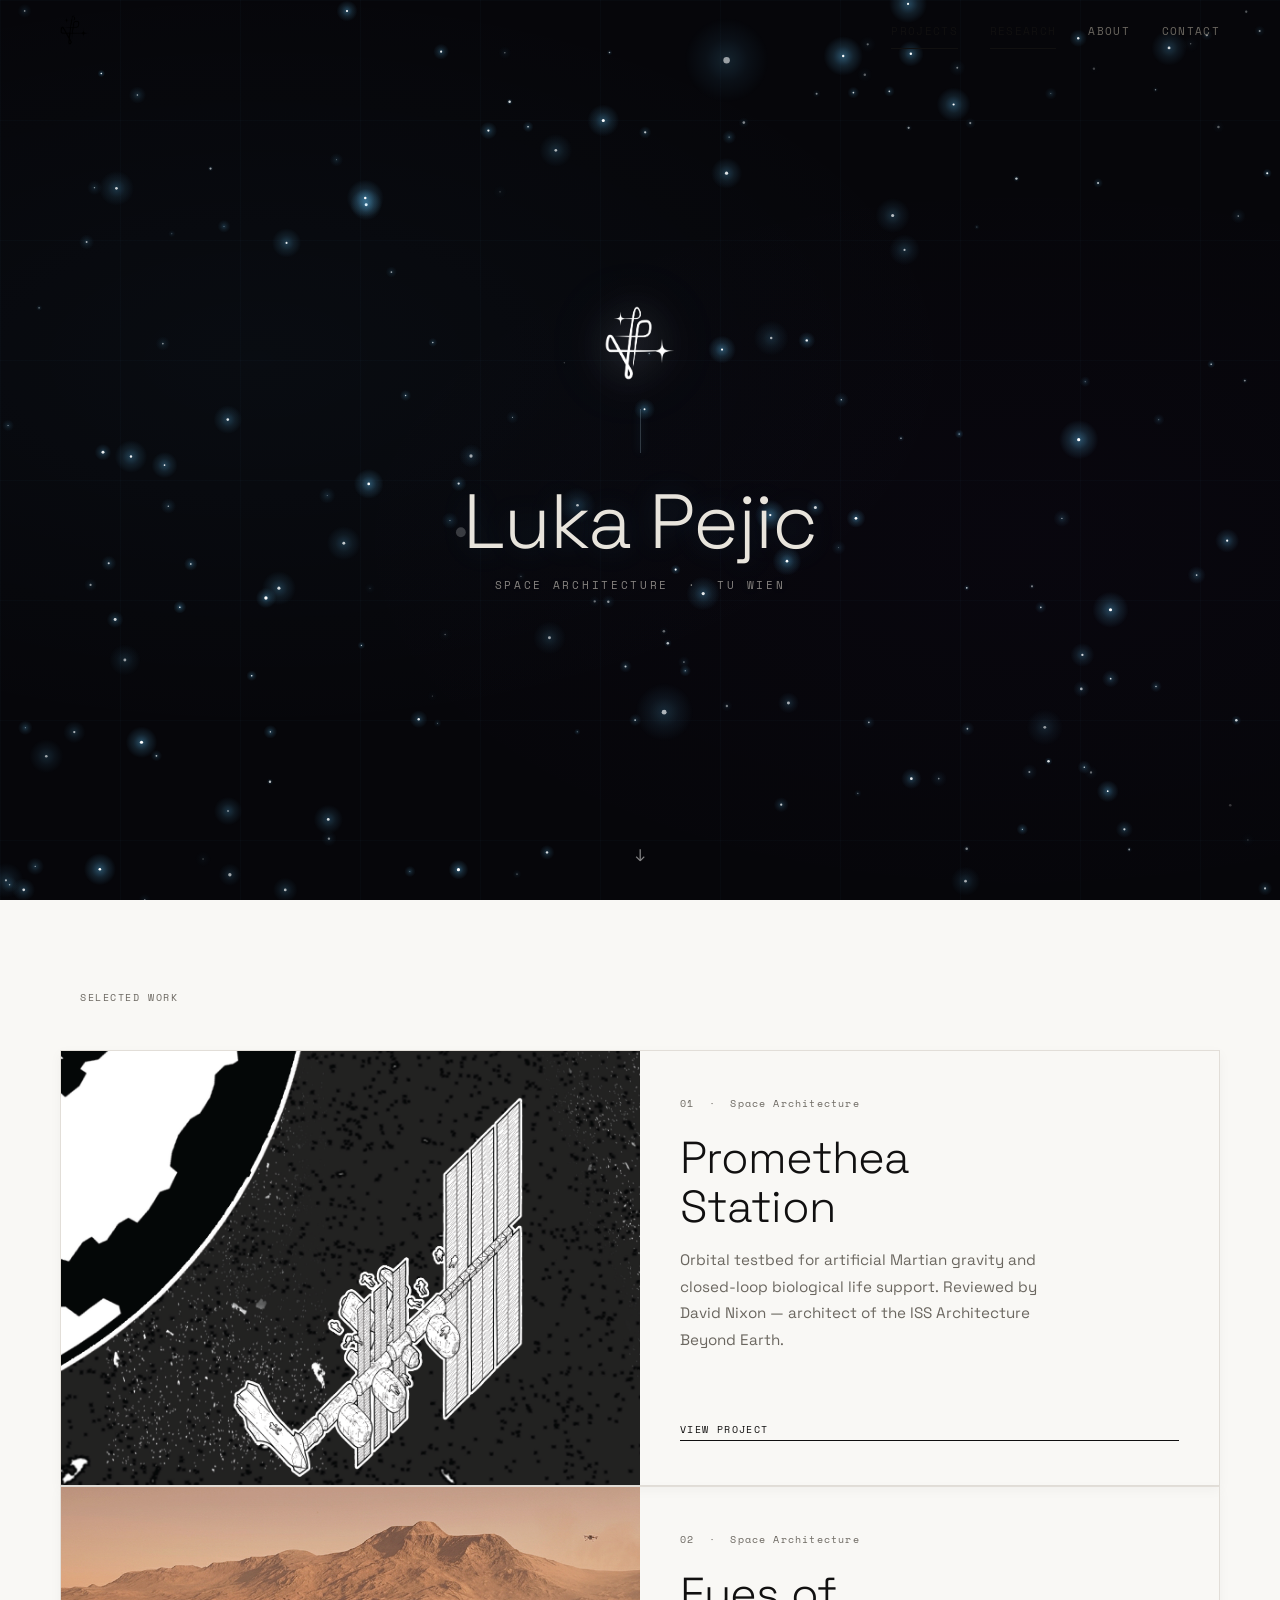
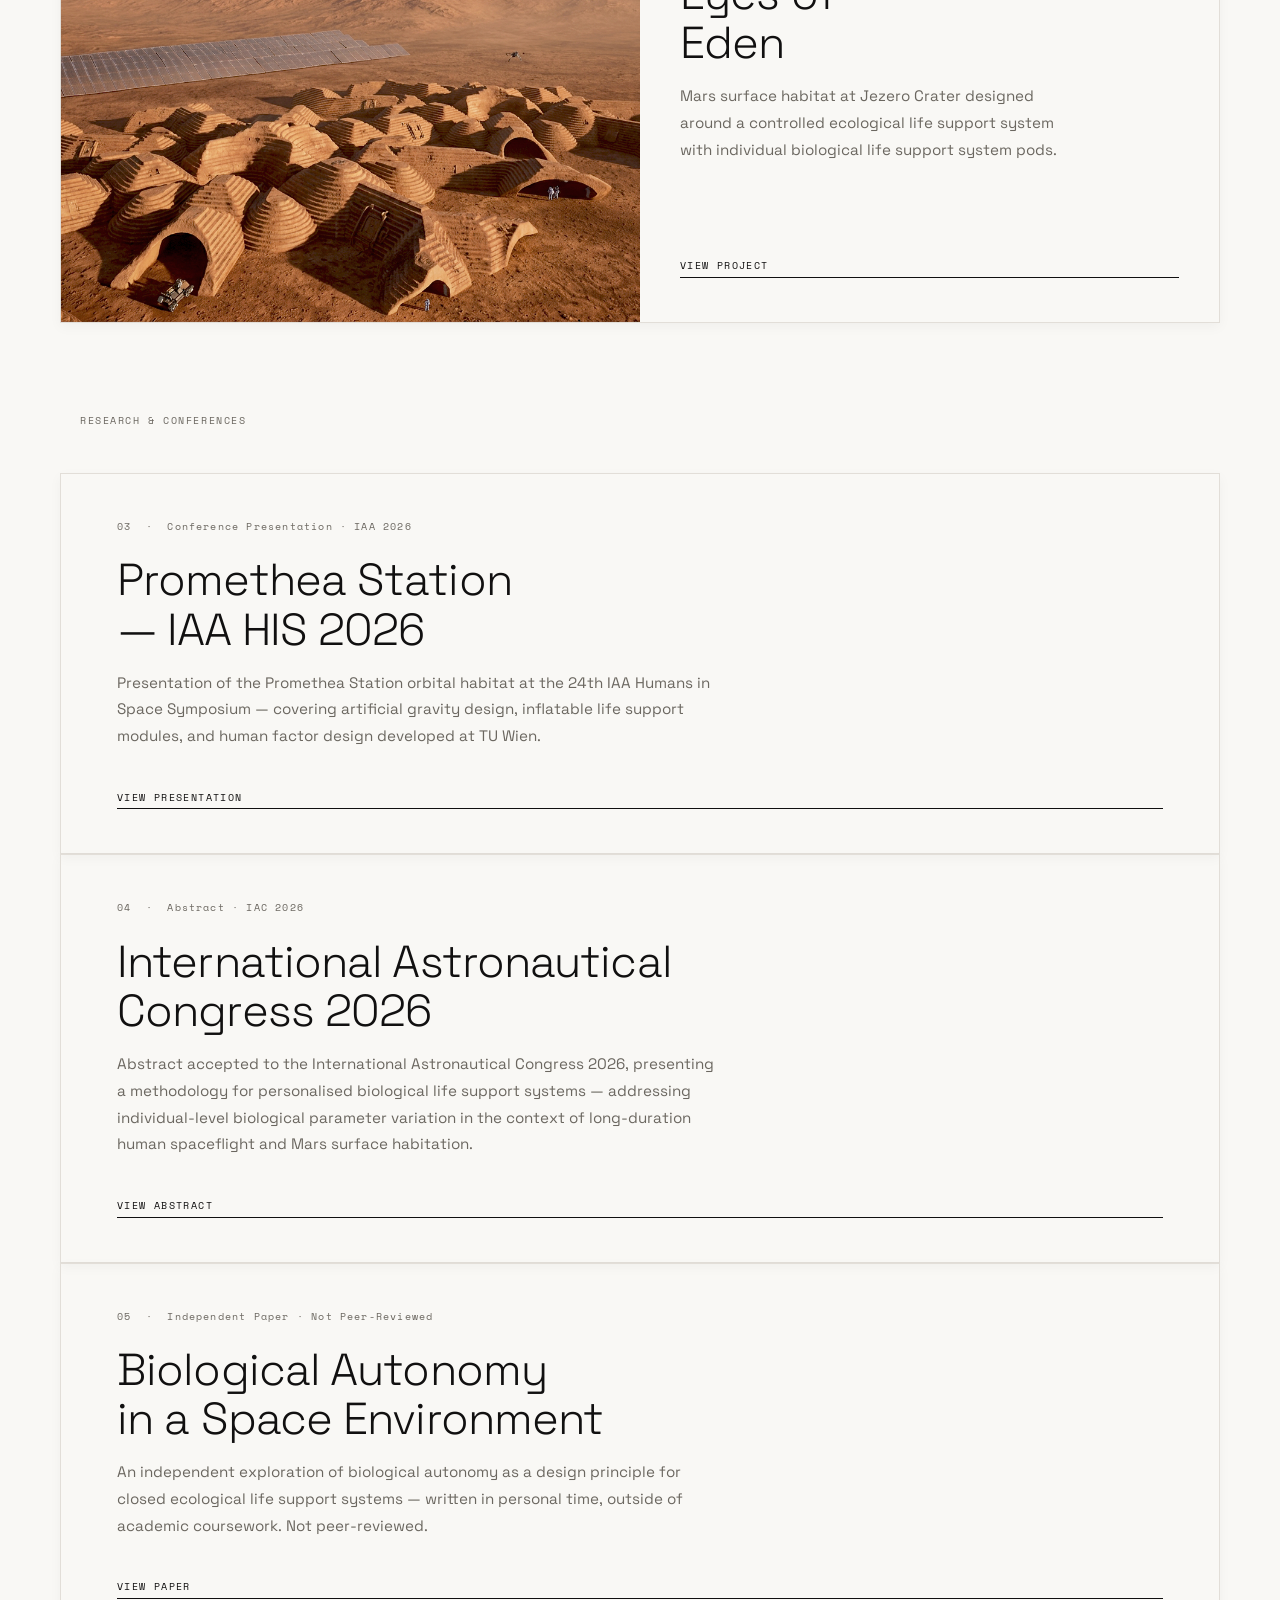
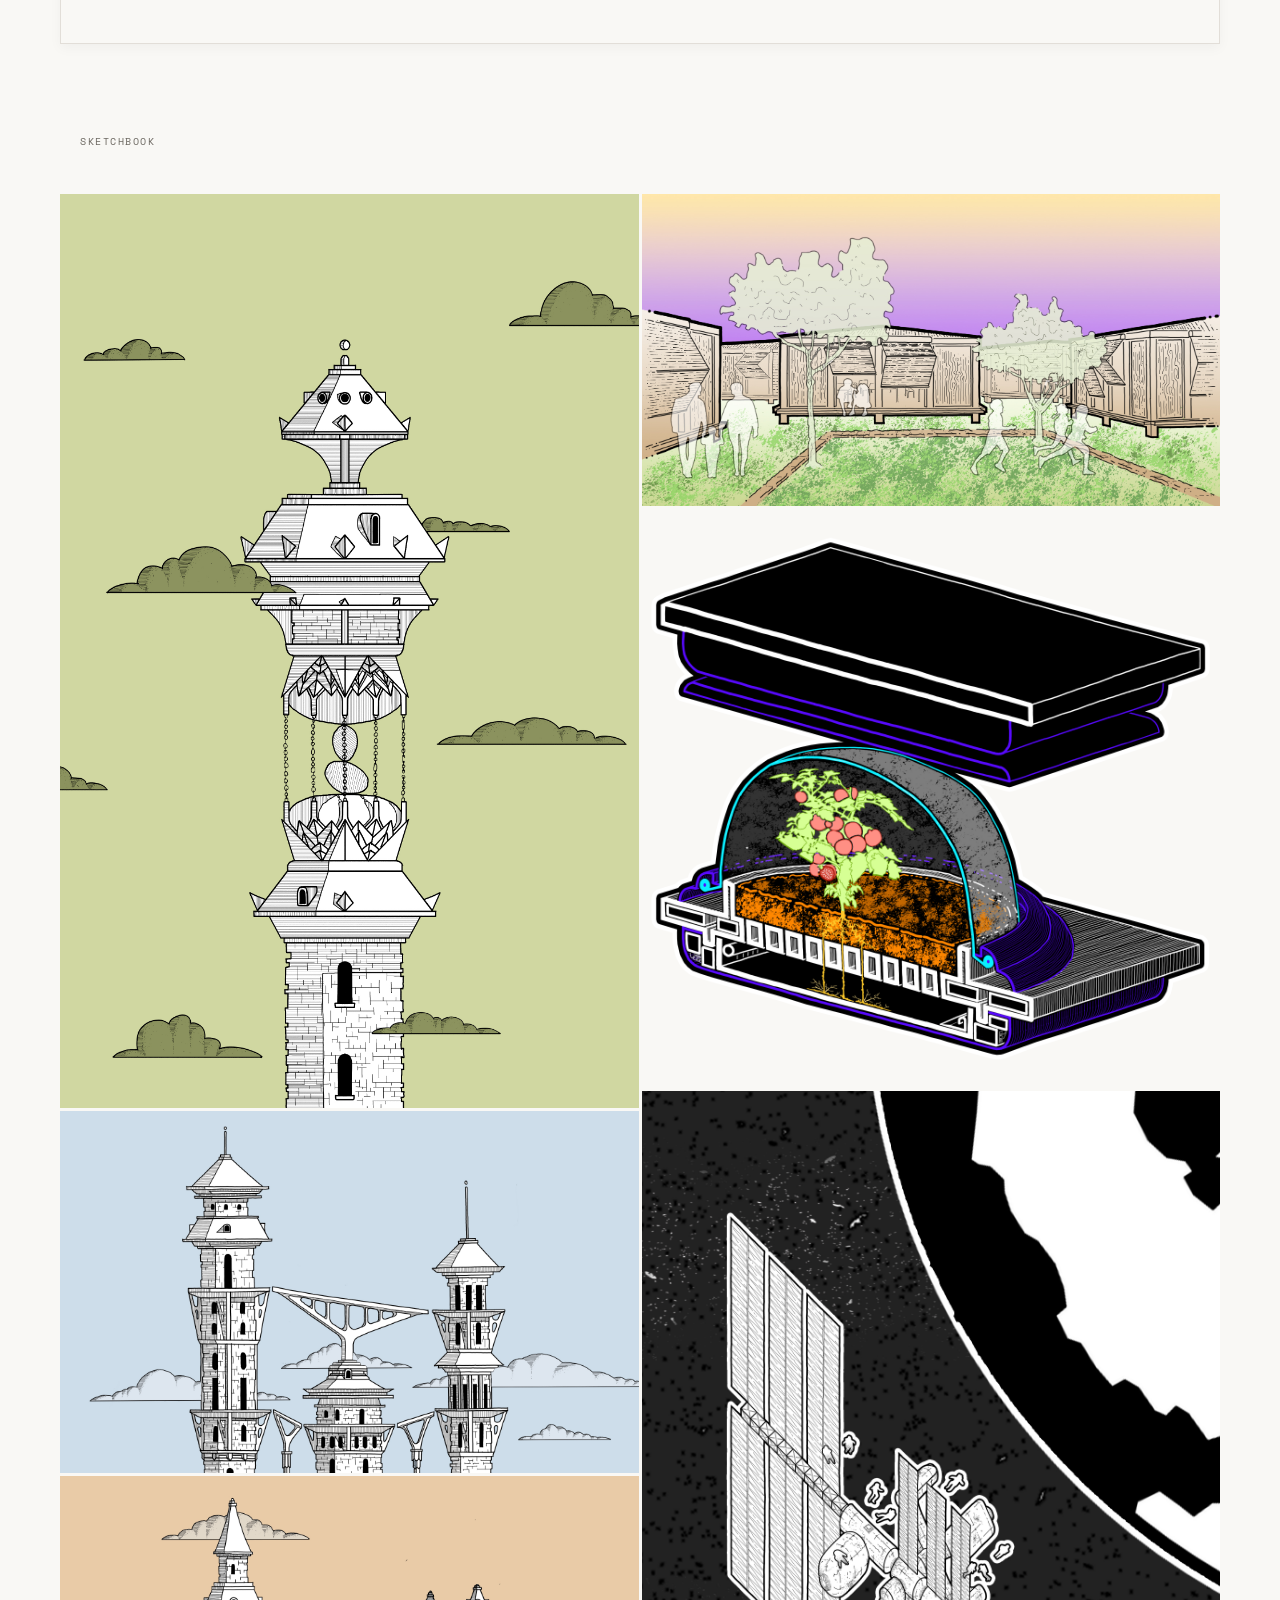
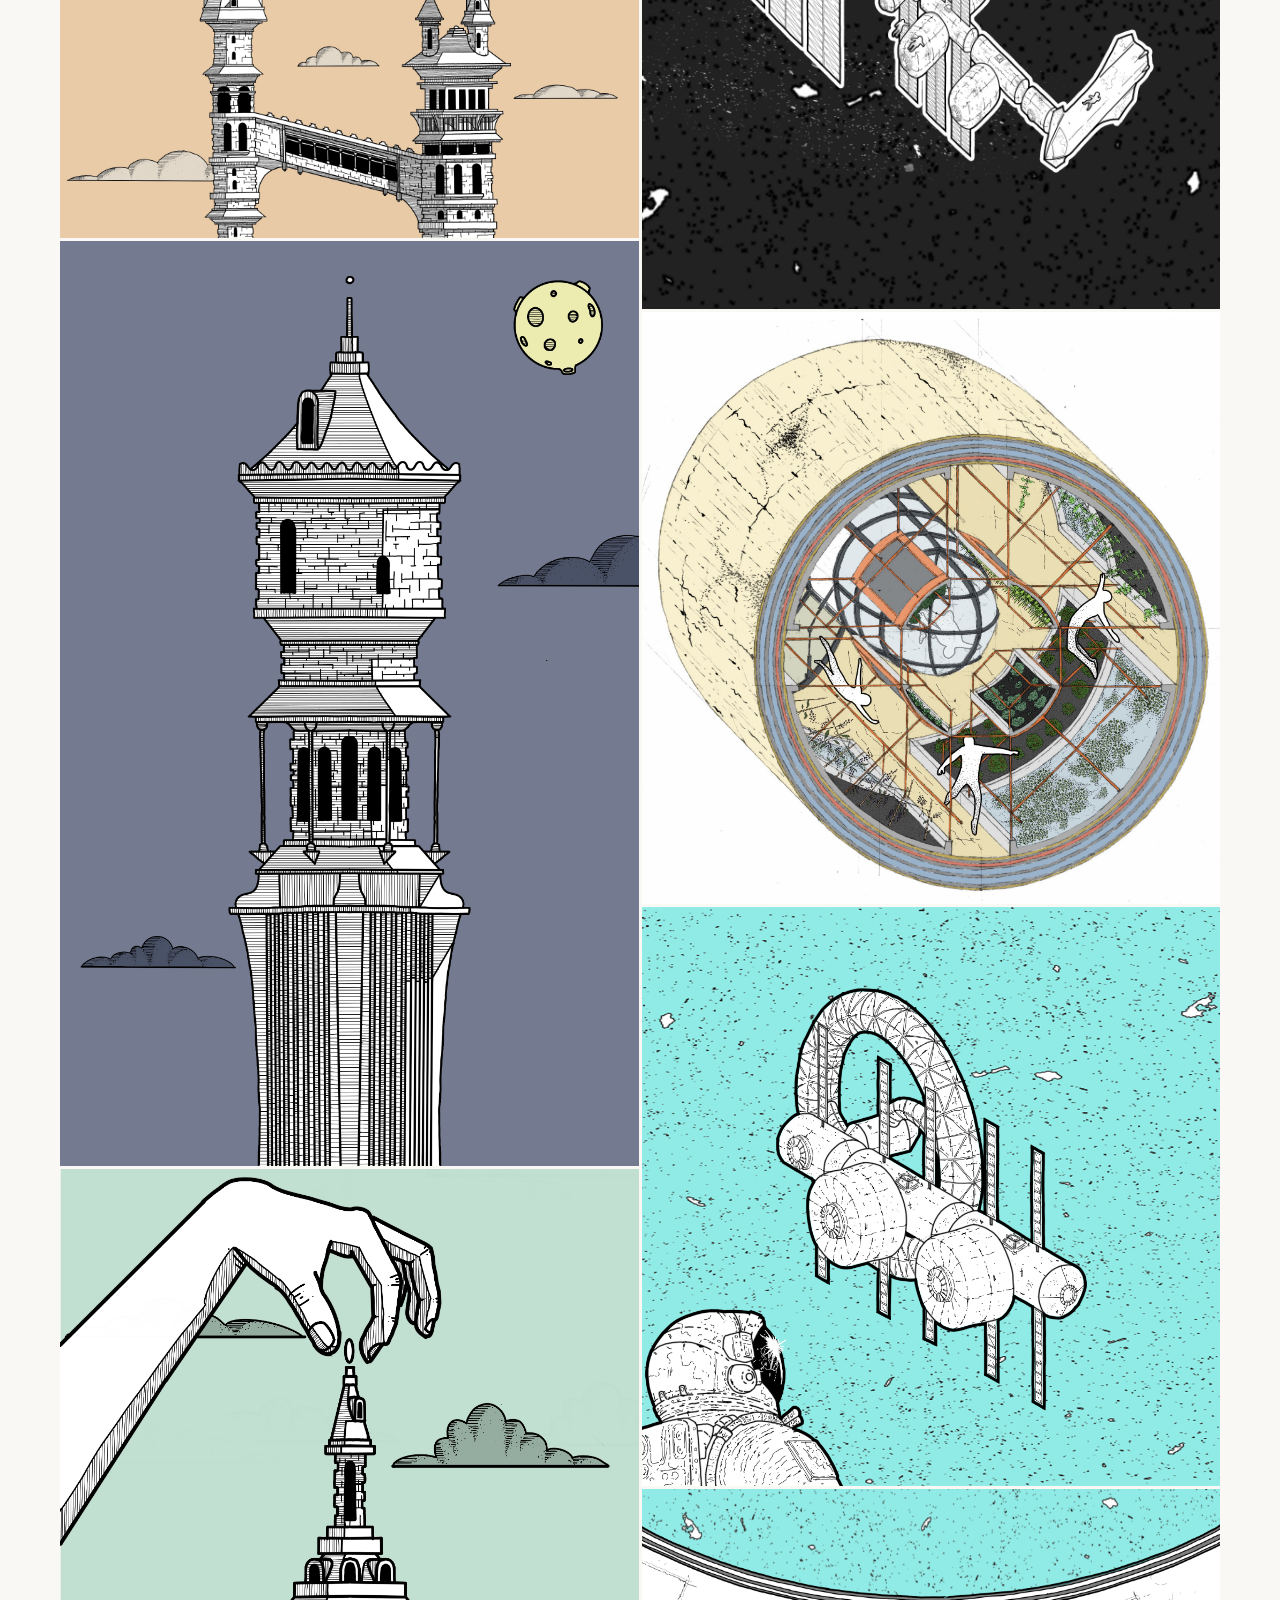
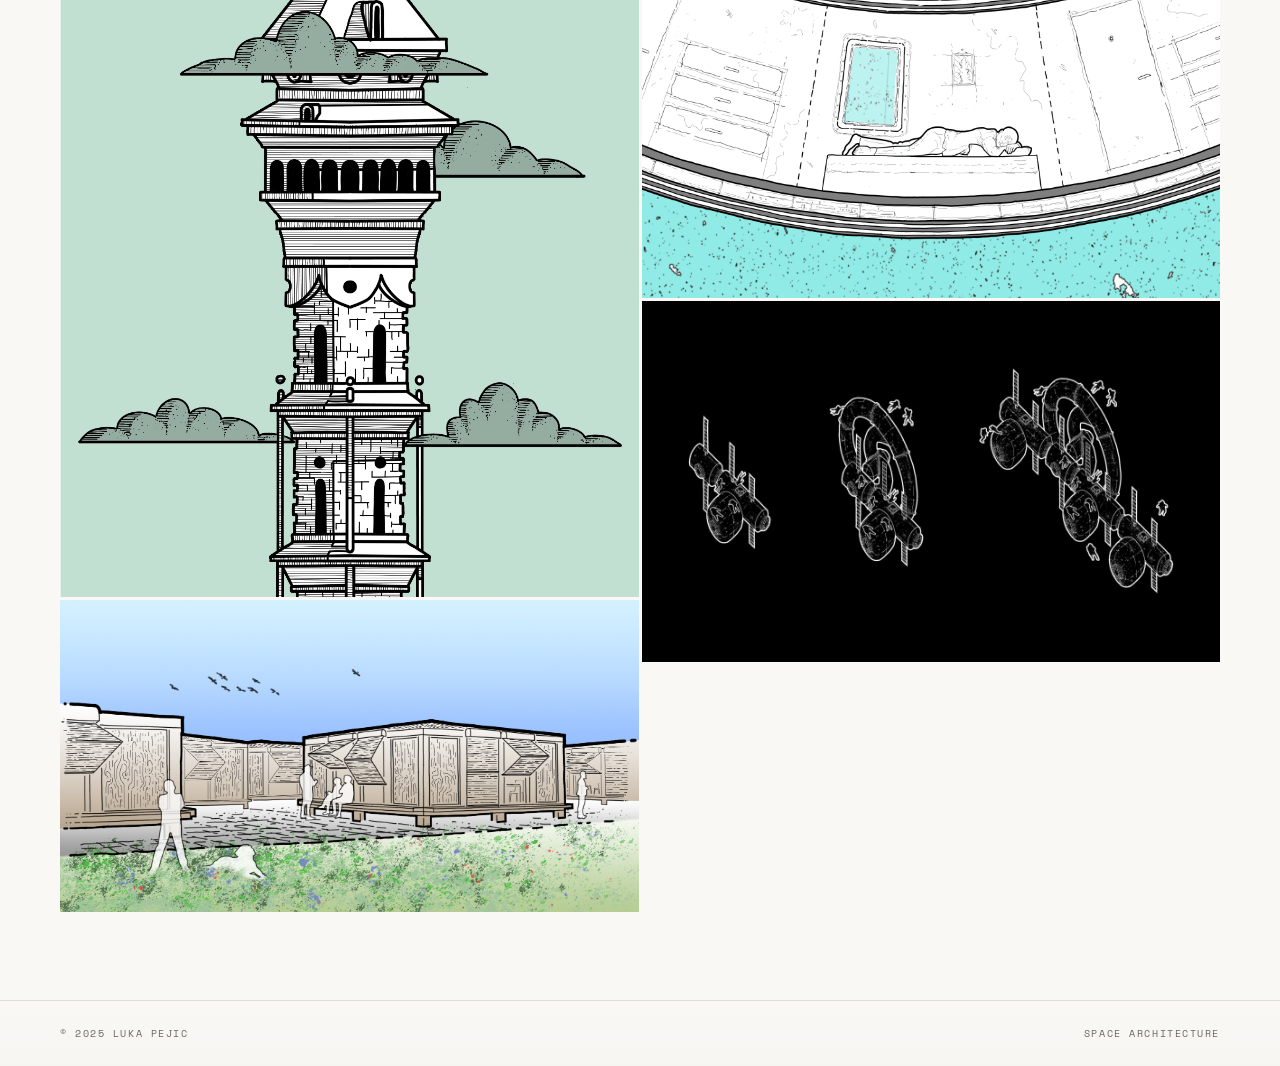
<file: index.html>
<!DOCTYPE html>
<html lang="en">
<head>
  <meta charset="UTF-8">
  <meta name="viewport" content="width=device-width, initial-scale=1.0">
  <title>Luka Pejic — Space Architecture</title>
  <link rel="preconnect" href="https://fonts.googleapis.com">
  <link rel="preconnect" href="https://fonts.gstatic.com" crossorigin>
  <link href="https://fonts.googleapis.com/css2?family=Space+Grotesk:wght@300;400;500&family=Space+Mono:ital,wght@0,400;0,700;1,400&display=swap" rel="stylesheet">
  <link rel="stylesheet" href="css/style.css">
</head>
<body>

  <nav class="nav" id="nav">
    <a href="index.html" class="nav__logo"><img src="assets/logo.png" alt="Luka Pejic"></a>
    <ul class="nav__links">
      <li><a href="index.html#work">Projects</a></li>
      <li><a href="index.html#research">Research</a></li>
      <li><a href="about.html">About</a></li>
      <li><a href="contact.html">Contact</a></li>
    </ul>
    <button class="nav__burger" aria-label="Menu"><span></span><span></span><span></span></button>
  </nav>
  <div class="nav__overlay" role="dialog" aria-modal="true">
    <a href="index.html#work">Projects</a>
    <a href="index.html#research">Research</a>
    <a href="about.html">About</a>
    <a href="contact.html">Contact</a>
  </div>

  <section class="hero hero--space">
    <canvas class="starfield" id="starfield" aria-hidden="true"></canvas>
    <img class="hero__logo" src="assets/logo.png" alt="LP">
    <div class="hero__rule"></div>
    <h1 class="hero__name reveal">Luka Pejic</h1>
    <p class="hero__sub reveal">Space Architecture &nbsp;·&nbsp; TU Wien</p>
    <span class="hero__scroll" aria-hidden="true">↓</span>
  </section>

  <div id="work">
    <div class="work-label reveal">
      <p class="label">Selected Work</p>
    </div>
    <a class="card reveal" href="projects/promethea.html">
      <div class="card__img">
        <img src="assets/p/hero.png" alt="Promethea Station" loading="lazy">
      </div>
      <div class="card__body">
        <div>
          <p class="card__num">01 &nbsp;·&nbsp; Space Architecture</p>
          <h2 class="card__title">Promethea<br>Station</h2>
          <p class="card__desc">Orbital testbed for artificial Martian gravity and closed-loop biological life support. Reviewed by David Nixon — architect of the ISS Architecture Beyond Earth.</p>
        </div>
        <span class="card__cta">View Project</span>
      </div>
    </a>
    <a class="card reveal" href="projects/eyes-of-eden.html">
      <div class="card__img">
        <img src="assets/eoe/hero.jpg" alt="Eyes of Eden Mars Habitat" loading="lazy">
      </div>
      <div class="card__body">
        <div>
          <p class="card__num">02 &nbsp;·&nbsp; Space Architecture</p>
          <h2 class="card__title">Eyes of<br>Eden</h2>
          <p class="card__desc">Mars surface habitat at Jezero Crater designed around a controlled ecological life support system with individual biological life support system pods.</p>
        </div>
        <span class="card__cta">View Project</span>
      </div>
    </a>
  </div>

  <div id="research">
    <div class="research-label reveal">
      <p class="label">Research &amp; Conferences</p>
    </div>
    <a class="card card--research reveal" href="research/iaa-his-2026.html">
      <div class="card__body">
        <div>
          <p class="card__num">03 &nbsp;·&nbsp; Conference Presentation · IAA 2026</p>
          <h2 class="card__title">Promethea Station<br>— IAA HIS 2026</h2>
          <p class="card__desc">Presentation of the Promethea Station orbital habitat at the 24th IAA Humans in Space Symposium — covering artificial gravity design, inflatable life support modules, and human factor design developed at TU Wien.</p>
        </div>
        <span class="card__cta">View Presentation</span>
      </div>
    </a>
    <a class="card card--research reveal" href="research/iac-2026.html">
      <div class="card__body">
        <div>
          <p class="card__num">04 &nbsp;·&nbsp; Abstract · IAC 2026</p>
          <h2 class="card__title">International Astronautical<br>Congress 2026</h2>
          <p class="card__desc">Abstract accepted to the International Astronautical Congress 2026, presenting a methodology for personalised biological life support systems — addressing individual-level biological parameter variation in the context of long-duration human spaceflight and Mars surface habitation.</p>
        </div>
        <span class="card__cta">View Abstract</span>
      </div>
    </a>
    <a class="card card--research reveal" href="research/biological-autonomy.html">
      <div class="card__body">
        <div>
          <p class="card__num">05 &nbsp;·&nbsp; Independent Paper · Not Peer-Reviewed</p>
          <h2 class="card__title">Biological Autonomy<br>in a Space Environment</h2>
          <p class="card__desc">An independent exploration of biological autonomy as a design principle for closed ecological life support systems — written in personal time, outside of academic coursework. Not peer-reviewed.</p>
        </div>
        <span class="card__cta">View Paper</span>
      </div>
    </a>
  </div>

  <div id="sketchbook">
    <div class="sketchbook-label reveal">
      <p class="label">Sketchbook</p>
    </div>
    <div class="sketchbook-grid reveal">
      <img src="sketchbook/0311.JPG" alt="" loading="lazy">
      <img src="sketchbook/20_12.jpg" alt="" loading="lazy">
      <img src="sketchbook/2612.jpg" alt="" loading="lazy">
      <img src="sketchbook/3102.jpg" alt="" loading="lazy">
      <img src="sketchbook/34.jpg" alt="" loading="lazy">
      <img src="sketchbook/Ambibru%20-%20final%20-%20internal%20view%201.jpg" alt="" loading="lazy">
      <img src="sketchbook/Ambibru%20-%20final%20-%20internal%20view%202.jpg" alt="" loading="lazy">
      <img src="sketchbook/CELSS%20Pod%20axo_final.png" alt="" loading="lazy">
      <img src="sketchbook/axo.jpg" alt="" loading="lazy">
      <img src="sketchbook/greenhouse%20atmo%20final%20illustration.jpg" alt="" loading="lazy">
      <img src="sketchbook/image%201.jpg" alt="" loading="lazy">
      <img src="sketchbook/image%204.jpg" alt="" loading="lazy">
      <img src="sketchbook/promethea%20station%20evolution.jpg" alt="" loading="lazy">
    </div>
  </div>

  <footer>
    <span class="label">© 2025 Luka Pejic</span>
    <span class="label">Space Architecture</span>
  </footer>

  <script src="js/main.js"></script>
</body>
</html>
</file>
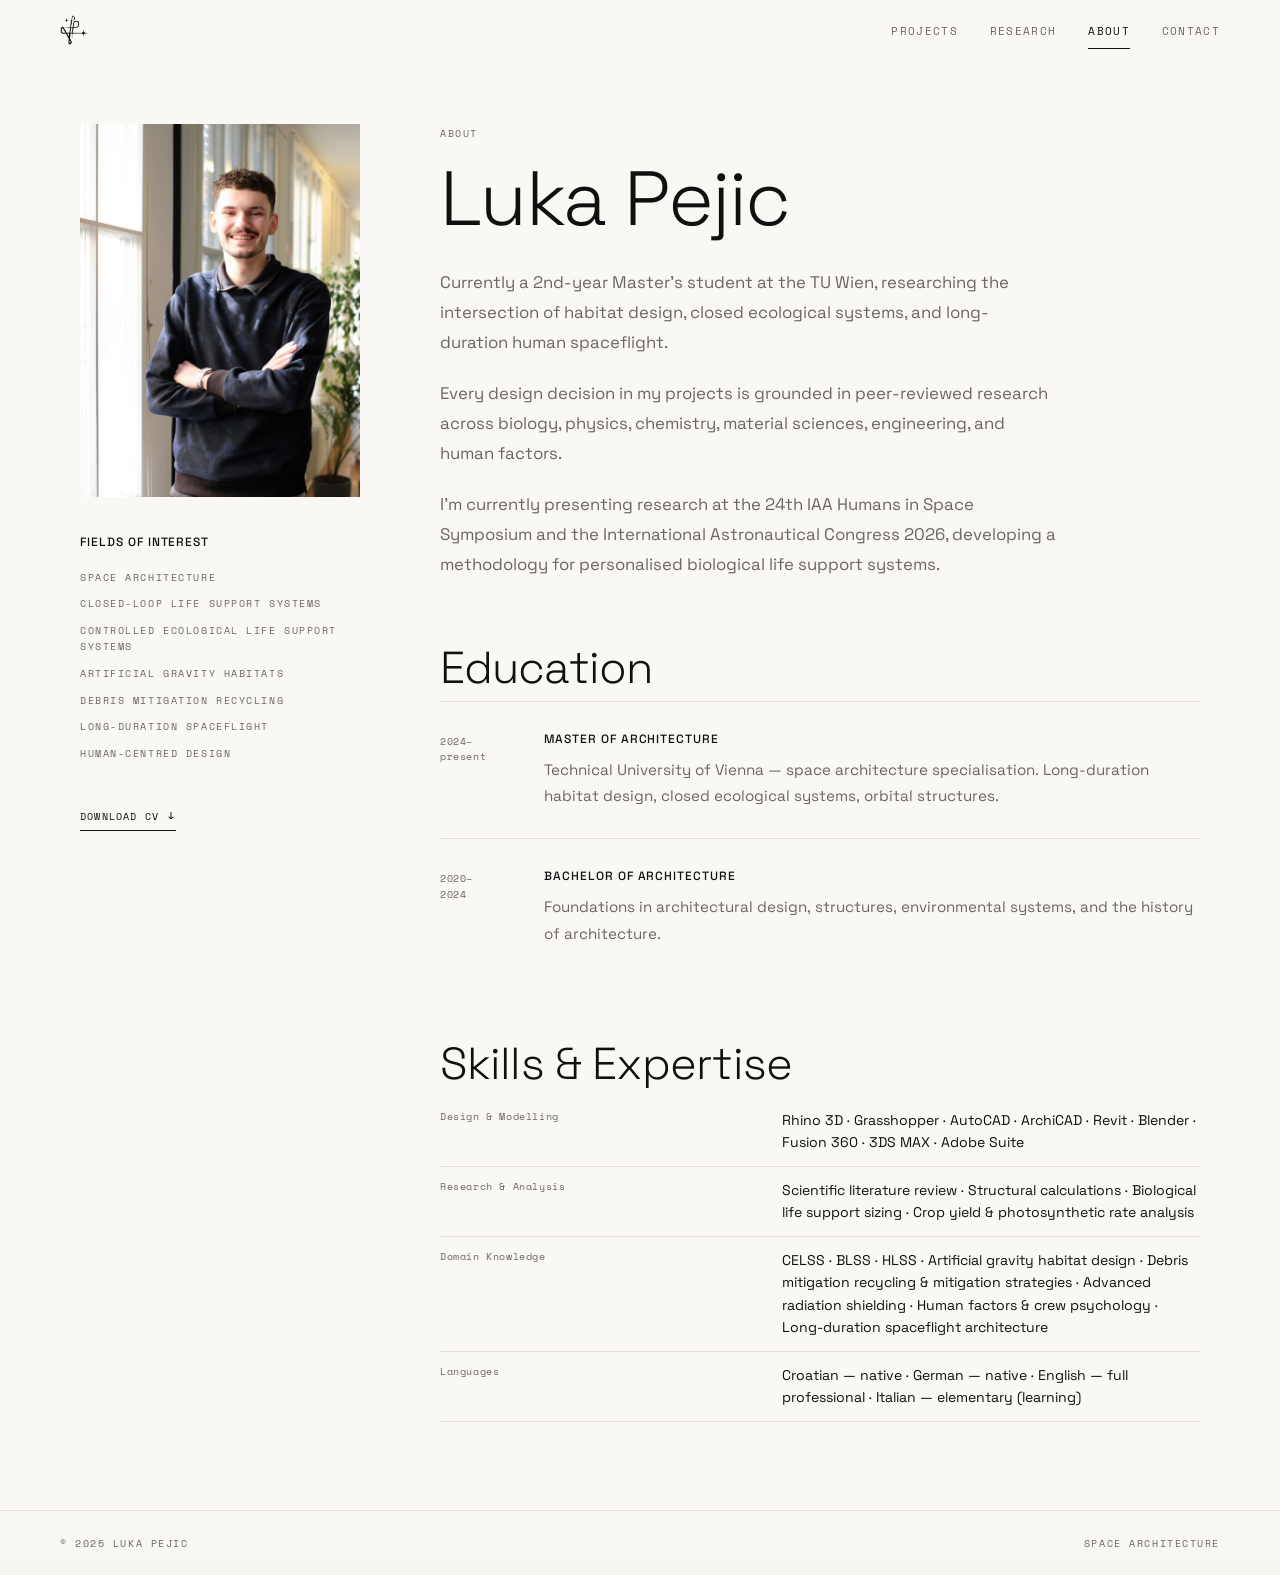
<file: about.html>
<!DOCTYPE html>
<html lang="en">
<head>
  <meta charset="UTF-8">
  <meta name="viewport" content="width=device-width, initial-scale=1.0">
  <title>About — Luka Pejic</title>
  <link rel="preconnect" href="https://fonts.googleapis.com">
  <link rel="preconnect" href="https://fonts.gstatic.com" crossorigin>
  <link href="https://fonts.googleapis.com/css2?family=Space+Grotesk:wght@300;400;500&family=Space+Mono:ital,wght@0,400;0,700;1,400&display=swap" rel="stylesheet">
  <link rel="stylesheet" href="css/style.css">
</head>
<body>

  <nav class="nav scrolled" id="nav">
    <a href="index.html" class="nav__logo"><img src="assets/logo.png" alt="Luka Pejic"></a>
    <ul class="nav__links">
      <li><a href="index.html#work">Projects</a></li>
      <li><a href="index.html#research">Research</a></li>
      <li><a href="about.html" class="active">About</a></li>
      <li><a href="contact.html">Contact</a></li>
    </ul>
    <button class="nav__burger" aria-label="Menu"><span></span><span></span><span></span></button>
  </nav>
  <div class="nav__overlay" role="dialog" aria-modal="true">
    <a href="index.html#work">Projects</a>
    <a href="index.html#research">Research</a>
    <a href="about.html">About</a>
    <a href="contact.html">Contact</a>
  </div>

  <main>
    <section class="section" style="padding-top: calc(var(--nav) + 64px);">
      <div class="container">

        <div class="about-grid">

          <!-- ── SIDEBAR ── -->
          <aside class="about-sidebar reveal">

            <!-- Headshot -->
            <div class="about-photo">
              <img src="assets/headshot.jpg" alt="Luka Pejic">
            </div>

            <h4 style="margin-bottom:16px; margin-top:36px;">Fields of Interest</h4>
            <ul style="display:flex; flex-direction:column; gap:10px; margin-bottom:40px;">
              <li class="label">Space Architecture</li>
              <li class="label">Closed-Loop Life Support Systems</li>
              <li class="label">Controlled Ecological Life Support Systems</li>
              <li class="label">Artificial Gravity Habitats</li>
              <li class="label">Debris Mitigation Recycling</li>
              <li class="label">Long-Duration Spaceflight</li>
              <li class="label">Human-Centred Design</li>
            </ul>

            <a href="assets/cv.pdf" class="cv-link" target="_blank" rel="noopener noreferrer">
              Download CV <span class="cv-link__arrow">↓</span>
            </a>

          </aside>

          <!-- ── MAIN CONTENT ── -->
          <div>
            <p class="label reveal" style="margin-bottom:16px;">About</p>
            <h1 class="reveal" style="margin-bottom:28px;">Luka Pejic</h1>

            <div class="reveal" style="margin-bottom:64px;">
              <p style="font-size:clamp(0.95rem,1.5vw,1.05rem); line-height:1.8; margin-bottom:1.2em; max-width:56ch;">
                Currently a 2nd-year Master's student at the TU Wien, researching the intersection of habitat design, closed ecological systems, and long-duration human spaceflight.
              </p>
              <p style="font-size:clamp(0.95rem,1.5vw,1.05rem); line-height:1.8; margin-bottom:1.2em; max-width:56ch;">
                Every design decision in my projects is grounded in peer-reviewed research across biology, physics, chemistry, material sciences, engineering, and human factors.
              </p>
              <p style="font-size:clamp(0.95rem,1.5vw,1.05rem); line-height:1.8; max-width:56ch;">
                I'm currently presenting research at the 24th IAA Humans in Space Symposium and the International Astronautical Congress 2026, developing a methodology for personalised biological life support systems.
              </p>
            </div>

            <h2 class="reveal" style="margin-bottom:8px;">Education</h2>
            <div style="margin-top:8px;">
              <div class="timeline-item reveal">
                <div class="timeline-item__year">2024–<br>present</div>
                <div>
                  <h4 style="margin-bottom:8px;">Master of Architecture</h4>
                  <p>Technical University of Vienna — space architecture specialisation. Long-duration habitat design, closed ecological systems, orbital structures.</p>
                </div>
              </div>
              <div class="timeline-item reveal">
                <div class="timeline-item__year">2020–<br>2024</div>
                <div>
                  <h4 style="margin-bottom:8px;">Bachelor of Architecture</h4>
                  <p>Foundations in architectural design, structures, environmental systems, and the history of architecture.</p>
                </div>
              </div>
            </div>

            <h2 class="reveal" style="margin-top:64px; margin-bottom:8px;">Skills &amp; Expertise</h2>
            <div style="margin-top:8px;">
              <table class="data-table reveal">
                <tr>
                  <td>Design &amp; Modelling</td>
                  <td>Rhino 3D · Grasshopper · AutoCAD · ArchiCAD · Revit · Blender · Fusion 360 · 3DS MAX · Adobe Suite</td>
                </tr>
                <tr>
                  <td>Research &amp; Analysis</td>
                  <td>Scientific literature review · Structural calculations · Biological life support sizing · Crop yield &amp; photosynthetic rate analysis</td>
                </tr>
                <tr>
                  <td>Domain Knowledge</td>
                  <td>CELSS · BLSS · HLSS · Artificial gravity habitat design · Debris mitigation recycling &amp; mitigation strategies · Advanced radiation shielding · Human factors &amp; crew psychology · Long-duration spaceflight architecture</td>
                </tr>
                <tr>
                  <td>Languages</td>
                  <td>Croatian — native · German — native · English — full professional · Italian — elementary (learning)</td>
                </tr>
              </table>
            </div>

          </div>
        </div>

      </div>
    </section>
  </main>

  <footer>
    <span class="label">© 2025 Luka Pejic</span>
    <span class="label">Space Architecture</span>
  </footer>

  <script src="js/main.js"></script>
</body>
</html>
</file>
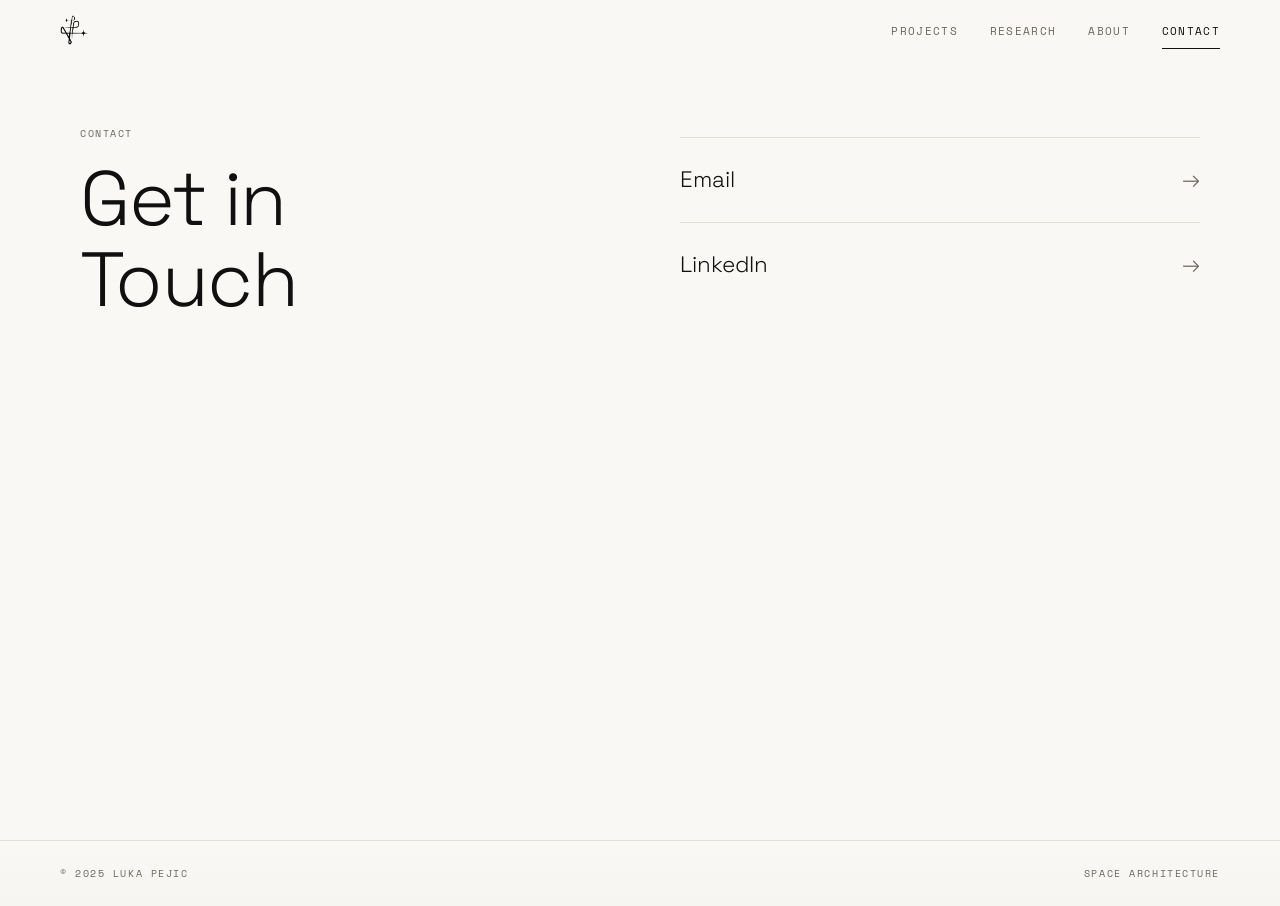
<file: contact.html>
<!DOCTYPE html>
<html lang="en">
<head>
  <meta charset="UTF-8">
  <meta name="viewport" content="width=device-width, initial-scale=1.0">
  <title>Contact — Luka Pejic</title>
  <link rel="preconnect" href="https://fonts.googleapis.com">
  <link rel="preconnect" href="https://fonts.gstatic.com" crossorigin>
  <link href="https://fonts.googleapis.com/css2?family=Space+Grotesk:wght@300;400;500&family=Space+Mono:ital,wght@0,400;0,700;1,400&display=swap" rel="stylesheet">
  <link rel="stylesheet" href="css/style.css">
</head>
<body>

  <nav class="nav scrolled" id="nav">
    <a href="index.html" class="nav__logo"><img src="assets/logo.png" alt="Luka Pejic"></a>
    <ul class="nav__links">
      <li><a href="index.html#work">Projects</a></li>
      <li><a href="index.html#research">Research</a></li>
      <li><a href="about.html">About</a></li>
      <li><a href="contact.html" class="active">Contact</a></li>
    </ul>
    <button class="nav__burger" aria-label="Menu"><span></span><span></span><span></span></button>
  </nav>
  <div class="nav__overlay" role="dialog" aria-modal="true">
    <a href="index.html#work">Projects</a>
    <a href="index.html#research">Research</a>
    <a href="about.html">About</a>
    <a href="contact.html">Contact</a>
  </div>

  <main>
    <section class="section" style="padding-top: calc(var(--nav) + 64px); min-height: calc(100dvh - var(--nav));">
      <div class="container">
        <div class="contact-grid">

          <div>
            <p class="label reveal" style="margin-bottom:16px;">Contact</p>
            <h1 class="reveal">Get in<br>Touch</h1>
          </div>

          <div>
            <a href="mailto:luka.lp.pejic@gmail.com" class="contact-link reveal">
              <span>Email</span><span class="contact-link__arrow">→</span>
            </a>
            <a href="https://www.linkedin.com/in/luka-pejic-14160034a/" target="_blank" rel="noopener noreferrer" class="contact-link reveal">
              <span>LinkedIn</span><span class="contact-link__arrow">→</span>
            </a>
          </div>

        </div>
      </div>
    </section>
  </main>

  <footer>
    <span class="label">© 2025 Luka Pejic</span>
    <span class="label">Space Architecture</span>
  </footer>

  <script src="js/main.js"></script>
</body>
</html>
</file>
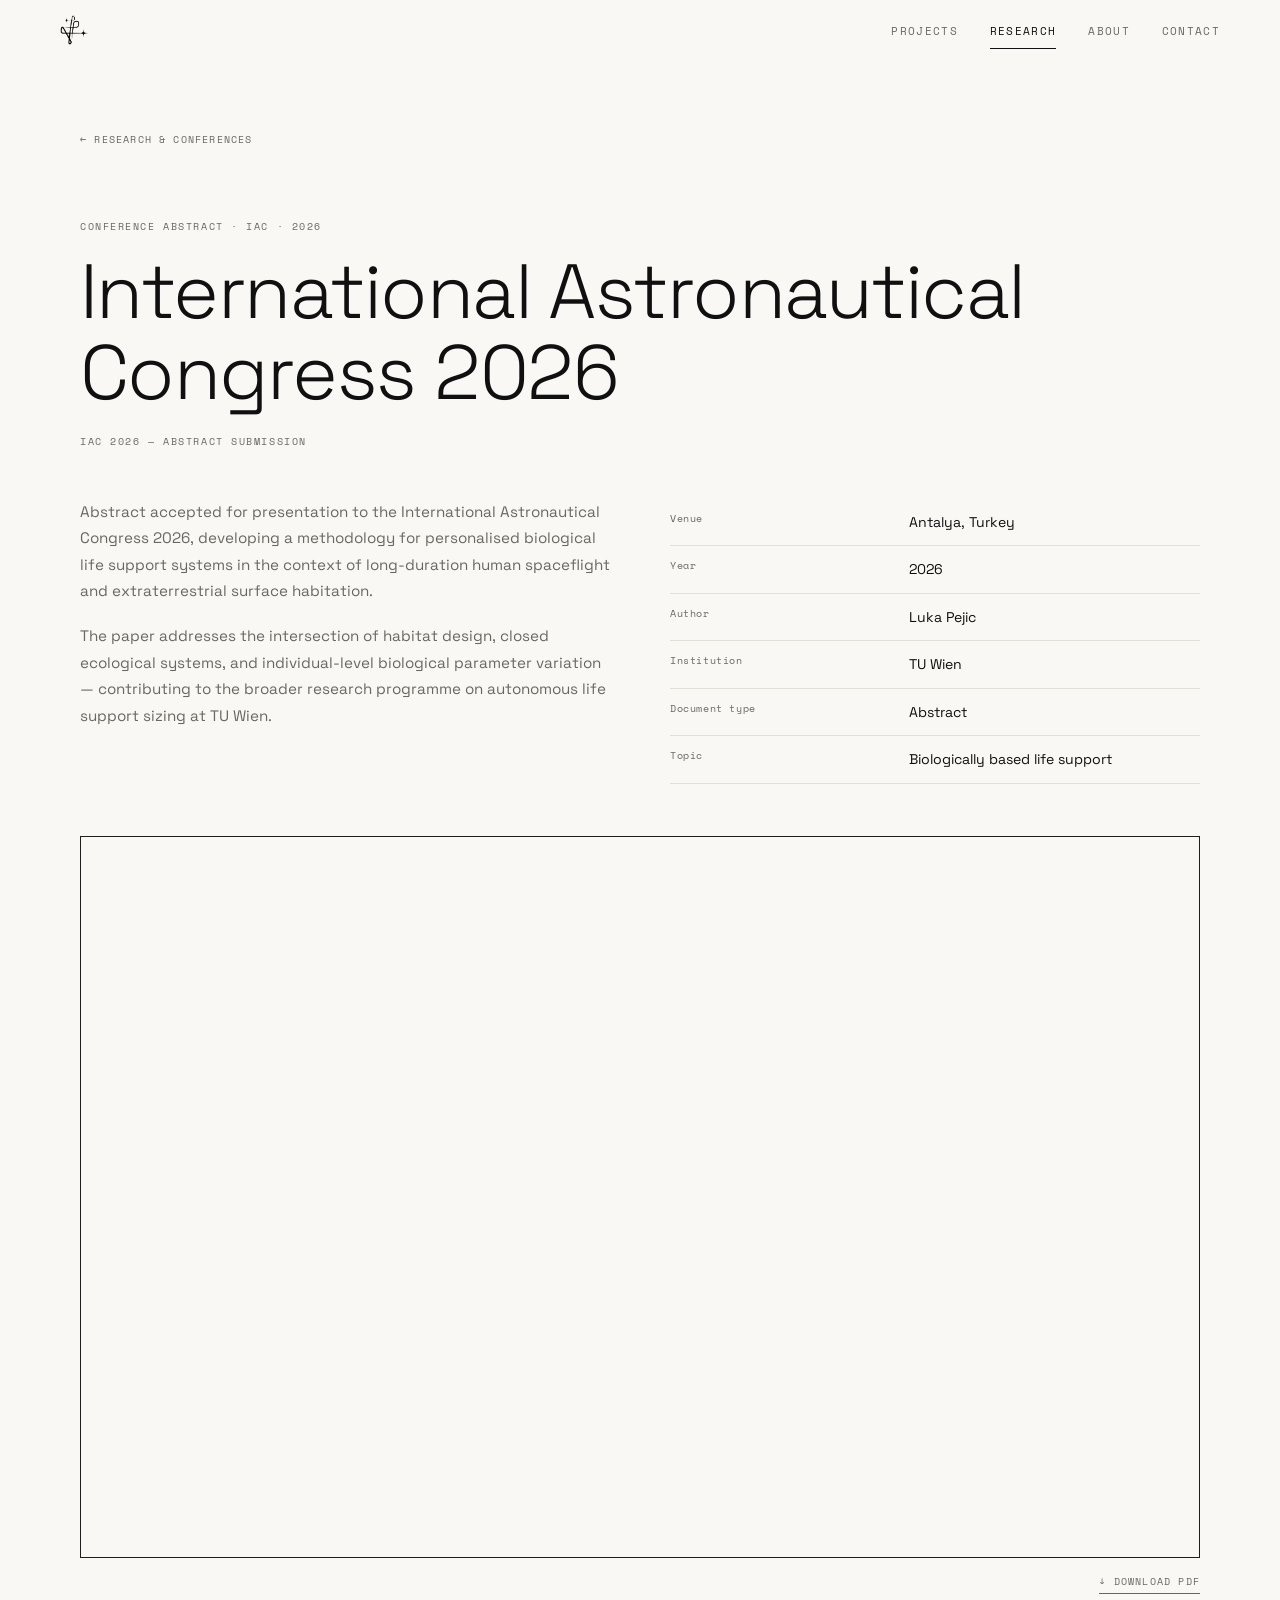
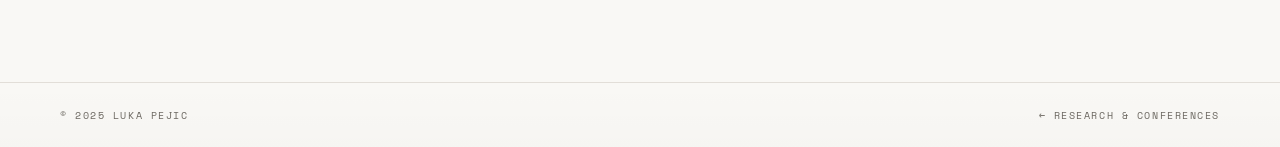
<file: research/iac-2026.html>
<!DOCTYPE html>
<html lang="en">
<head>
  <meta charset="UTF-8">
  <meta name="viewport" content="width=device-width, initial-scale=1.0">
  <title>IAC 2026 — Luka Pejic</title>
  <link rel="preconnect" href="https://fonts.googleapis.com">
  <link rel="preconnect" href="https://fonts.gstatic.com" crossorigin>
  <link href="https://fonts.googleapis.com/css2?family=Space+Grotesk:wght@300;400;500&family=Space+Mono:ital,wght@0,400;0,700;1,400&display=swap" rel="stylesheet">
  <link rel="stylesheet" href="../css/style.css">
</head>
<body>

  <nav class="nav scrolled" id="nav">
    <a href="../index.html" class="nav__logo"><img src="../assets/logo.png" alt="Luka Pejic"></a>
    <ul class="nav__links">
      <li><a href="../index.html#work">Projects</a></li>
      <li><a href="../index.html#research" class="active">Research</a></li>
      <li><a href="../about.html">About</a></li>
      <li><a href="../contact.html">Contact</a></li>
    </ul>
    <button class="nav__burger" aria-label="Menu"><span></span><span></span><span></span></button>
  </nav>
  <div class="nav__overlay" role="dialog" aria-modal="true">
    <a href="../index.html#work">Projects</a>
    <a href="../index.html#research">Research</a>
    <a href="../about.html">About</a>
    <a href="../contact.html">Contact</a>
  </div>

  <main>
    <section class="section" style="padding-top: calc(var(--nav) + 64px);">
      <div class="container">

        <a href="../index.html#research" class="back-link reveal">← Research &amp; Conferences</a>

        <div class="reveal" style="margin-top:40px; margin-bottom:48px;">
          <p class="label" style="margin-bottom:16px;">Conference Abstract · IAC · 2026</p>
          <h1 style="margin-bottom:20px;">International Astronautical Congress 2026</h1>
          <p class="label" style="color:var(--muted);">IAC 2026 — Abstract Submission</p>
        </div>

        <div class="split reveal" style="margin-bottom:52px; align-items:start;">
          <div>
            <p style="margin-bottom:1.2em;">Abstract accepted for presentation to the International Astronautical Congress 2026, developing a methodology for personalised biological life support systems in the context of long-duration human spaceflight and extraterrestrial surface habitation.</p>
            <p>The paper addresses the intersection of habitat design, closed ecological systems, and individual-level biological parameter variation — contributing to the broader research programme on autonomous life support sizing at TU Wien.</p>
          </div>
          <div>
            <table class="data-table">
              <tr><td>Venue</td><td>Antalya, Turkey</td></tr>
              <tr><td>Year</td><td>2026</td></tr>
              <tr><td>Author</td><td>Luka Pejic</td></tr>
              <tr><td>Institution</td><td>TU Wien</td></tr>
              <tr><td>Document type</td><td>Abstract</td></tr>
              <tr><td>Topic</td><td>Biologically based life support</td></tr>
            </table>
          </div>
        </div>

        <div class="pdf-viewer reveal">
          <div class="pdf-viewer__desktop">
            <iframe src="../assets/research/iac_abstract.pdf" title="IAC 2026 — Abstract"></iframe>
          </div>
          <div class="pdf-viewer__mobile">
            <div class="pdf-mobile-card">
              <span class="pdf-mobile-card__icon">PDF Abstract</span>
              <p class="pdf-mobile-card__title">International Astronautical Congress 2026 — Abstract</p>
              <a href="../assets/research/iac_abstract.pdf" target="_blank" rel="noopener noreferrer" class="pdf-open-btn">Open PDF</a>
            </div>
          </div>
          <div class="pdf-download">
            <a href="../assets/research/iac_abstract.pdf" download class="pdf-download-btn">↓ Download PDF</a>
          </div>
        </div>

      </div>
    </section>
  </main>

  <footer>
    <span class="label">© 2025 Luka Pejic</span>
    <a href="../index.html#research" class="label" style="transition:color .2s;"
       onmouseenter="this.style.color='var(--black)'" onmouseleave="this.style.color=''">← Research &amp; Conferences</a>
  </footer>

  <script src="../js/main.js"></script>
</body>
</html>
</file>
<file: css/style.css>
/* =============================================================
   TOKENS
   ============================================================= */
:root {
  --bg:      #F9F8F5;
  --black:   #111010;
  --muted:   #6B6760;
  --border:  #E2DED8;
  --void:    #0C0C0B;
  --vtext:   #D8D4CC;
  --vmuted:  #555250;
  --sans:   'Space Grotesk', system-ui, sans-serif;
  --mono:   'Space Mono', monospace;
  --nav:     60px;
  --max:     1240px;
  --pad:     clamp(20px, 5vw, 60px);
}

/* =============================================================
   RESET
   ============================================================= */
*, *::before, *::after { box-sizing: border-box; margin: 0; padding: 0; }
html { scroll-behavior: smooth; -webkit-text-size-adjust: 100%; scroll-padding-top: 64px; overflow-x: hidden; }
body {
  background: var(--bg);
  color: var(--black);
  font-family: var(--sans);
  font-size: 1rem;
  line-height: 1.6;
  -webkit-font-smoothing: antialiased;
  -moz-osx-font-smoothing: grayscale;
  -webkit-tap-highlight-color: transparent;
  overscroll-behavior-y: none;
  text-rendering: optimizeLegibility;
}
img { display: block; max-width: 100%; height: auto; }
a   { color: inherit; text-decoration: none; touch-action: manipulation; }
ul  { list-style: none; }
button { touch-action: manipulation; }

/* =============================================================
   TYPOGRAPHY
   ============================================================= */
h1 { font-size: clamp(2.4rem, 6vw,  5rem);  font-weight: 300; letter-spacing: -0.02em; line-height: 1.05; }
h2 { font-size: clamp(1.7rem, 3.5vw, 3rem); font-weight: 300; letter-spacing: -0.02em; line-height: 1.1;  }
h3 { font-size: 1.15rem; font-weight: 400; }
h4 { font-size: 0.75rem; font-weight: 500; letter-spacing: 0.08em; text-transform: uppercase; }
p  { color: var(--muted); font-size: 0.95rem; line-height: 1.75; }

.label {
  font-family: var(--mono);
  font-size: 0.65rem;
  letter-spacing: 0.15em;
  text-transform: uppercase;
  color: var(--muted);
}

/* =============================================================
   NAV
   ============================================================= */
.nav {
  position: fixed; top: 0; left: 0; right: 0;
  height: var(--nav);
  display: flex; align-items: center; justify-content: space-between;
  padding: 0 var(--pad);
  /* iOS safe area */
  padding-left: max(var(--pad), env(safe-area-inset-left));
  padding-right: max(var(--pad), env(safe-area-inset-right));
  z-index: 100;
  transition: all 0.4s cubic-bezier(0.16, 1, 0.3, 1);
}
.nav.scrolled {
  background: rgba(249,248,245,0.92);
  border-bottom: 1px solid var(--border);
  backdrop-filter: blur(16px);
  -webkit-backdrop-filter: blur(16px);
  box-shadow: 0 2px 8px rgba(0,0,0,0.06);
}
.nav__logo img { height: 30px; width: auto; transition: filter 0.3s; }
.nav:hover .nav__logo img { filter: brightness(0.85); }
.nav__links { display: flex; gap: 32px; }
.nav__links a {
  font-family: var(--mono); font-size: 0.68rem;
  letter-spacing: 0.12em; text-transform: uppercase;
  color: var(--muted); transition: all 0.3s cubic-bezier(0.16, 1, 0.3, 1);
  padding: 8px 0; /* larger touch target */
  position: relative;
}
.nav__links a::after {
  content: '';
  position: absolute;
  bottom: -2px; left: 0; width: 0;
  height: 1px; background: var(--black);
  transition: width 0.3s cubic-bezier(0.16, 1, 0.3, 1);
}
.nav__links a:hover::after,
.nav__links a.active::after { width: 100%; }
.nav__links a:hover,
.nav__links a.active { color: var(--black); }

/* void nav */
.nav--void .nav__logo img        { filter: invert(1); }
.nav--void .nav__links a         { color: rgba(216,212,204,0.55); }
.nav--void .nav__links a::after  { background: #fff; }
.nav--void .nav__links a:hover,
.nav--void .nav__links a.active  { color: #fff; }
.nav--void.scrolled              {
  background: rgba(12,12,11,0.94);
  border-color: #222;
  box-shadow: 0 2px 8px rgba(0,0,0,0.3);
}
.nav--void.scrolled .nav__logo img { filter: invert(1); }
.nav--void.scrolled .nav__links a  { color: rgba(216,212,204,0.55); }
.nav--void.scrolled .nav__links a:hover,
.nav--void.scrolled .nav__links a.active { color: #fff; }

/* burger */
.nav__burger {
  display: none; flex-direction: column; gap: 5px;
  background: none; border: none; cursor: pointer;
  padding: 12px; margin-right: -12px; /* larger touch target */
  color: var(--black);
}
.nav__burger span {
  display: block; width: 22px; height: 1.5px; background: currentColor;
  transition: transform 0.25s, opacity 0.25s;
}
.nav--void .nav__burger { color: #fff; }

/* mobile overlay */
.nav__overlay {
  display: none; position: fixed; inset: 0;
  background: var(--void); z-index: 99;
  flex-direction: column; align-items: center; justify-content: center; gap: 0;
  /* iOS safe areas */
  padding-top: env(safe-area-inset-top);
  padding-bottom: env(safe-area-inset-bottom);
}
.nav__overlay.open { display: flex; }
.nav__overlay a {
  font-family: var(--mono); font-size: 1.3rem;
  color: var(--vtext); letter-spacing: 0.1em; text-transform: uppercase;
  padding: 20px 40px; /* large touch target */
  width: 100%; text-align: center;
}

/* =============================================================
   REVEAL
   ============================================================= */
.reveal {
  opacity: 0; transform: translateY(24px);
  transition: opacity 0.8s cubic-bezier(0.16, 1, 0.3, 1), transform 0.8s cubic-bezier(0.16, 1, 0.3, 1);
}
.reveal.visible { opacity: 1; transform: none; }

/* =============================================================
   LANDING HERO
   ============================================================= */
.hero {
  min-height: 100vh;
  min-height: 100dvh;
  position: relative;
  display: flex; flex-direction: column;
  align-items: center; justify-content: center;
  text-align: center; padding: 0 var(--pad);
}
.hero__logo { width: 72px; margin: 0 auto 28px; }

@keyframes spin-slow {
  from { transform: rotate(0deg); }
  to   { transform: rotate(360deg); }
}
.spin-slow {
  animation: spin-slow 11s linear infinite;
  transform-origin: center;
}

@keyframes logo-enter {
  from { opacity: 0; transform: scale(0.68) rotate(-18deg); }
  to   { opacity: 1; transform: scale(1)    rotate(0deg);   }
}
@keyframes logo-orbit {
  from { transform: rotate(0deg); }
  to   { transform: rotate(360deg); }
}
.hero__logo {
  animation:
    logo-enter 1.6s cubic-bezier(0.16, 1, 0.3, 1) both,
    logo-orbit 32s linear 1.6s infinite;
}
.hero__rule  { width: 1px; height: 44px; background: var(--border); margin: 0 auto 28px; }
.hero__name  { margin-bottom: 14px; }
.hero__sub   { font-family: var(--mono); font-size: 0.7rem; letter-spacing: 0.18em; text-transform: uppercase; color: var(--muted); }
.hero__scroll {
  position: absolute; bottom: max(36px, env(safe-area-inset-bottom) + 16px);
  left: 50%; transform: translateX(-50%);
  font-size: 1.05rem; line-height: 1; color: var(--muted);
  animation: scroll-hint 2.4s ease-in-out infinite;
  pointer-events: none;
}
@keyframes scroll-hint {
  0%, 100% { transform: translateX(-50%) translateY(0);   opacity: 0.35; }
  60%       { transform: translateX(-50%) translateY(5px); opacity: 0.8;  }
}

/* ── SPACE HERO VARIANT ──────────────────────────────────────── */
.hero--space {
  background:
    radial-gradient(ellipse at 20% 40%, rgba(100,200,255,0.03) 0%, transparent 50%),
    radial-gradient(ellipse at 80% 60%, rgba(138,43,226,0.02) 0%, transparent 50%),
    #06060a;
  overflow: hidden;
}
.hero--space .starfield {
  position: absolute; inset: 0;
  width: 100%; height: 100%;
  pointer-events: none;
  z-index: 0;
  filter: blur(0.3px);
}
/* push all flex children above the canvas */
.hero--space > *:not(.starfield) { position: relative; z-index: 1; }

/* invert the black logo to white on dark bg + glow */
.hero--space .hero__logo {
  filter: invert(1) drop-shadow(0 0 20px rgba(255,255,255,0.4)) drop-shadow(0 0 40px rgba(100,200,255,0.15));
  transition: filter 0.6s ease;
}
.hero--space .hero__logo:hover {
  filter: invert(1) drop-shadow(0 0 30px rgba(255,255,255,0.6)) drop-shadow(0 0 60px rgba(100,200,255,0.25));
}

/* atmospheric text treatment */
.hero--space .hero__rule {
  background: rgba(255,255,255,0.15);
  box-shadow: 0 0 8px rgba(100,200,255,0.3), inset 0 0 8px rgba(100,200,255,0.1);
  transition: all 0.3s ease;
}
.hero--space .hero__rule:hover {
  background: rgba(255,255,255,0.25);
  box-shadow: 0 0 16px rgba(100,200,255,0.5), inset 0 0 12px rgba(100,200,255,0.2);
}

.hero--space .hero__name {
  color: #E8E4DC;
  text-shadow:
    0 0 30px rgba(100,200,255,0.15),
    0 0 60px rgba(138,43,226,0.08);
  letter-spacing: -0.015em;
}
.hero--space .hero__sub {
  color: rgba(216,212,204,0.6);
  letter-spacing: 0.24em;
  text-shadow: 0 0 15px rgba(100,200,255,0.1);
  font-weight: 400;
}
.hero--space .hero__scroll {
  position: absolute; /* reassert — overridden by .hero--space > *:not(.starfield) */
  color: rgba(255,255,255,0.5);
  animation: scroll-hint 2.8s ease-in-out infinite;
}

/* coordinates grid overlay — tech aesthetic */
.hero--space::after {
  content: '';
  position: absolute; inset: 0;
  background-image:
    linear-gradient(rgba(100,200,255,0.04) 1px, transparent 1px),
    linear-gradient(90deg, rgba(100,200,255,0.04) 1px, transparent 1px);
  background-size: 120px 120px;
  background-position: 0 0, 0 0;
  pointer-events: none; z-index: 0;
  opacity: 0.6;
  animation: grid-shift 20s linear infinite;
}

@keyframes grid-shift {
  0% { background-position: 0 0, 0 0; }
  100% { background-position: 120px 120px, 120px 120px; }
}

/* =============================================================
   LAYOUT HELPERS
   ============================================================= */
.container { max-width: var(--max); margin: 0 auto; padding: 0 var(--pad); }
.section    { padding: 88px 0; }
.section + .section {
  border-top: 1px solid var(--border);
  position: relative;
}
/* subtle depth shadow on section dividers */
.section + .section::before {
  content: '';
  position: absolute;
  top: 0; left: 0; right: 0; height: 1px;
  background: linear-gradient(90deg, transparent, var(--border) 20%, var(--border) 80%, transparent);
  box-shadow: 0 2px 8px rgba(0,0,0,0.02);
}

/* =============================================================
   PROJECT CARD (landing)
   ============================================================= */
.work-label { padding: 88px var(--pad) 44px; max-width: var(--max); margin: 0 auto; }

.card {
  display: grid; grid-template-columns: 1fr 1fr;
  border: 1px solid var(--border); overflow: hidden;
  transition: all 0.4s cubic-bezier(0.16, 1, 0.3, 1);
  max-width: var(--max); margin: 0 auto;
  width: calc(100% - var(--pad) * 2);
  position: relative;
  box-shadow: 0 4px 12px rgba(0,0,0,0.04);
}
.card:hover {
  border-color: #999;
  box-shadow: 0 12px 32px rgba(0,0,0,0.12), 0 2px 8px rgba(100,200,255,0.08);
  transform: translateY(-2px);
}
.card__img  { aspect-ratio: 4/3; overflow: hidden; }
.card__img img {
  width: 100%; height: 100%; object-fit: cover;
  transition: transform 0.7s cubic-bezier(0.16, 1, 0.3, 1);
}
.card:hover .card__img img { transform: scale(1.048); }
.card__body {
  padding: 44px 40px;
  display: flex; flex-direction: column; justify-content: space-between;
}
.card__num   { font-family: var(--mono); font-size: 0.62rem; letter-spacing: 0.12em; color: var(--muted); margin-bottom: 20px; }
.card__title { margin-bottom: 16px; }
.card__desc  { max-width: 38ch; }
.card__cta   {
  display: inline-block; margin-top: 40px;
  font-family: var(--mono); font-size: 0.62rem; letter-spacing: 0.14em; text-transform: uppercase;
  border-bottom: 1px solid currentColor; padding-bottom: 3px; transition: all 0.3s;
}
.card:hover .card__cta {
  opacity: 1;
  transform: translateX(3px);
  border-bottom-color: #000;
}

/* Research card — text only, no image panel */
.card--research { grid-template-columns: 1fr; }
.card--research .card__body { padding: 44px 56px; min-height: 200px; }
.card--research .card__desc { max-width: 60ch; }

/* Research section label */
.research-label { padding: 88px var(--pad) 44px; max-width: var(--max); margin: 0 auto; }

/* Sketchbook section */
.sketchbook-label { padding: 88px var(--pad) 44px; max-width: var(--max); margin: 0 auto; }
.sketchbook-grid {
  columns: 2;
  column-gap: 3px;
  max-width: var(--max);
  margin: 0 auto;
  width: calc(100% - var(--pad) * 2);
  padding-bottom: 88px;
}
.sketchbook-grid img {
  width: 100%; height: auto; display: block;
  break-inside: avoid;
  margin-bottom: 3px;
}

/* =============================================================
   FOOTER
   ============================================================= */
footer {
  padding: 24px var(--pad);
  padding-bottom: max(24px, env(safe-area-inset-bottom) + 12px);
  border-top: 1px solid var(--border);
  display: flex; justify-content: space-between; align-items: center;
  background: linear-gradient(180deg, transparent, rgba(0,0,0,0.01));
}

/* =============================================================
   PROJECT HERO
   ============================================================= */
.project-hero {
  position: relative;
  height: 100vh;
  height: 100dvh;
  overflow: hidden; background: var(--void);
}
.project-hero__img {
  position: absolute; inset: 0;
  width: 100%; height: 100%;
  object-fit: cover; object-position: center;
  will-change: transform;
  filter: brightness(0.85) contrast(1.1);
}
.project-hero__overlay {
  position: absolute; inset: 0;
  background:
    radial-gradient(ellipse 800px 600px at 50% 30%, rgba(100,200,255,0.08) 0%, transparent 50%),
    linear-gradient(to top, rgba(0,0,0,0.92) 0%, rgba(0,0,0,0.2) 55%, transparent 100%);
}
.project-hero__content {
  position: absolute;
  bottom: max(56px, env(safe-area-inset-bottom) + 40px);
  left: var(--pad); right: var(--pad); color: #fff;
}
.project-hero__eyebrow {
  font-family: var(--mono); font-size: 0.62rem; letter-spacing: 0.2em;
  text-transform: uppercase; color: rgba(255,255,255,0.45); margin-bottom: 14px;
}
.project-hero__title {
  font-size: clamp(2.8rem, 9vw, 7.5rem);
  font-weight: 300; letter-spacing: -0.03em; line-height: 0.95; margin-bottom: 28px;
  text-shadow: 0 4px 20px rgba(0,0,0,0.4);
}
.project-hero__meta {
  display: flex; flex-wrap: wrap; gap: 4px 20px;
  font-family: var(--mono); font-size: 0.62rem;
  letter-spacing: 0.1em; color: rgba(255,255,255,0.38); text-transform: uppercase;
}

/* =============================================================
   PROJECT BODY
   ============================================================= */
.back-link {
  display: inline-block; margin-bottom: 20px;
  font-family: var(--mono); font-size: 0.62rem; letter-spacing: 0.12em;
  text-transform: uppercase; color: var(--muted); transition: all 0.3s;
  padding: 8px 0; /* touch */
  border-bottom: 1px solid transparent;
}
.back-link:hover {
  color: var(--black);
  border-bottom-color: var(--black);
  transform: translateX(-3px);
}

/* Stats */
.stats {
  display: grid;
  grid-template-columns: repeat(auto-fit, minmax(130px, 1fr));
  border-top: 1px solid var(--border);
  border-left: 1px solid var(--border);
  background: linear-gradient(135deg, rgba(255,255,255,0.3) 0%, transparent 100%);
}
.stat {
  padding: 22px 18px;
  border-right: 1px solid var(--border);
  border-bottom: 1px solid var(--border);
  transition: all 0.3s ease;
}
.stat:hover {
  background: rgba(0,0,0,0.02);
  transform: translateY(-1px);
}
.stat__val { font-size: 1.8rem; font-weight: 300; letter-spacing: -0.02em; line-height: 1; margin-bottom: 8px; }
.stat__key { font-family: var(--mono); font-size: 0.56rem; letter-spacing: 0.1em; text-transform: uppercase; color: var(--muted); }

/* Stats group — labelled clusters */
.stats-group { display: flex; flex-direction: column; }
.stats-group__label {
  background: var(--border);
  padding: 7px 18px;
  border: 1px solid var(--border);
  border-bottom: none;
}

/* Section header */
.sec-head {
  display: flex; align-items: baseline; gap: 20px; margin-bottom: 44px;
  padding-bottom: 20px; border-bottom: 1px solid var(--border);
}
.void .sec-head { border-color: #1e1e1e; }
.sec-head .label { flex-shrink: 0; }

/* Void panel */
.void {
  background:
    radial-gradient(ellipse at 30% 70%, rgba(100,200,255,0.02) 0%, transparent 50%),
    linear-gradient(180deg, #0C0C0B 0%, #0F0F0E 100%);
  padding: 72px 0;
  position: relative;
}
.void::before {
  content: '';
  position: absolute;
  inset: 0;
  background-image:
    linear-gradient(rgba(100,200,255,0.015) 1px, transparent 1px),
    linear-gradient(90deg, rgba(100,200,255,0.015) 1px, transparent 1px);
  background-size: 100px 100px;
  pointer-events: none;
}
.void .label { color: var(--vmuted); }
.void h2, .void h3 { color: var(--vtext); }
.void p { color: var(--vmuted); }

/* White-bg line art — multiply removes white bg */
.drawing { mix-blend-mode: multiply; }

/* ── IMAGE GRID LAYOUTS ────────────────────────────────────── */

/* Two-col equal grid */
.img-pair {
  display: grid; grid-template-columns: 1fr 1fr; gap: 2px;
  background: var(--border);
}
.img-pair > * { background: var(--bg); }

/* Full-width image */
.img-full { width: 100%; height: auto; display: block; }

/* ── PLAN CELLS ─────────────────────────────────────────────
   All plan images forced to the same height so paired plans
   look balanced regardless of their natural aspect ratios.
   ────────────────────────────────────────────────────────── */
.plan-cell {
  background: var(--bg);
  padding: 32px 24px;
  display: flex; flex-direction: column; align-items: center; gap: 14px;
}
.plan-cell img {
  /* Fixed display height — all plans align */
  height: 300px;
  width: 100%;
  object-fit: contain;
  object-position: center;
}
.plan-cell .label { text-align: center; }

/* Full-width plan (single, not in a pair) */
.plan-full {
  background: var(--bg);
  border: 1px solid var(--border);
  padding: 40px 32px;
  display: flex; flex-direction: column; align-items: center; gap: 14px;
}
.plan-full img {
  height: 380px;
  width: 100%;
  object-fit: contain;
  object-position: center;
}
.plan-full .label { text-align: center; }

/* ── GREENHOUSE / CIRCULAR RENDERS ─────────────────────────
   Square cells — the circular renders are roughly 1:1.
   object-fit: contain shows the full image with no cropping.
   ────────────────────────────────────────────────────────── */
.render-cell {
  background: var(--bg);
  aspect-ratio: 1;
  display: flex; align-items: center; justify-content: center;
  overflow: hidden; padding: 16px;
}
.render-cell img {
  width: 100%; height: 100%;
  object-fit: contain;
  object-position: center;
}

/* ── LAUNCH MATRIX (matches booklet: Phase I/II/III × V1–V4) ── */
.launch-matrix {
  background: #000;
  padding: 0;
  overflow: hidden;
}
.launch-matrix__grid {
  display: grid;
  grid-template-columns: 44px repeat(3, 1fr);
  grid-template-rows: 36px repeat(4, 1fr);
  gap: 2px;
  background: #1a1a1a;
}
.launch-matrix__phase-label {
  background: #000;
  display: flex; align-items: center; justify-content: center;
  font-family: var(--mono); font-size: 0.6rem; letter-spacing: 0.14em;
  text-transform: uppercase; color: rgba(255,255,255,0.5);
}
.launch-matrix__corner { background: #000; }
.launch-matrix__variant-label {
  background: #000;
  display: flex; align-items: center; justify-content: center;
  font-family: var(--mono); font-size: 0.6rem; letter-spacing: 0.1em;
  color: rgba(255,255,255,0.4);
}
.launch-matrix__cell {
  background: var(--void);
  display: flex; align-items: center; justify-content: center;
  aspect-ratio: 1;
  overflow: hidden;
}
.launch-matrix__cell img {
  width: 100%; height: 100%;
  object-fit: contain; object-position: center;
  padding: 10px;
  filter: invert(1);
  display: block;
}

/* ── LAUNCH FULL — single composed image, full-bleed ─────────── */
.launches-full {
  background: #000;
  margin-top: 40px;
}
.launches-full img {
  width: 100%;
  height: auto;
  display: block;
}

/* ── CONSTRUCTION DETAIL DRAWINGS ───────────────────────────── */
.detail-wrap {
  border: 1px solid var(--border);
  background: var(--bg);
  overflow: hidden;
  margin-bottom: 2px;
}
.detail-wrap img {
  width: 100%;
  height: auto;
  display: block;
  mix-blend-mode: multiply;
}
.detail-wrap .label {
  padding: 10px 16px;
  border-top: 1px solid var(--border);
  display: block;
}

/* ── COMIC GRID (5 images) ─────────────────────────────────────
   Each cell has an explicit aspect-ratio that matches the image
   so object-fit:cover fills without any cropping.
   ─────────────────────────────────────────────────────────────── */
.comic-grid {
  display: grid;
  grid-template-columns: 1fr 1fr;
  gap: 3px;
  background: #ccc8c2;
}
.comic-cell {
  overflow: hidden;
  background: #f0ece6;
}
.comic-cell img {
  width: 100%;
  height: auto;
  display: block;
}
/* Full-width cell spanning both columns */
.comic-cell--full { grid-column: 1 / -1; }
/* Dark bg for dark-bg images */
.comic-cell--dark { background: var(--void); }
/* White bg for white-bg line drawings */
.comic-cell--line { background: #fff; }

/* ── CROP TABLE (full image) ───────────────────────────────── */
.crop-table-wrap {
  border: 1px solid var(--border);
  overflow: hidden;
  background: #fff;
}
.crop-table-wrap img {
  width: 100%; height: auto; display: block;
}

/* Two-col text + image split */
.split { display: grid; grid-template-columns: 1fr 1fr; gap: 60px; align-items: start; }
.split--wide { grid-template-columns: 2fr 3fr; }

/* Data table */
.data-table { width: 100%; border-collapse: collapse; }
.data-table td {
  padding: 12px 0; border-bottom: 1px solid var(--border);
  font-size: 0.88rem; vertical-align: top;
}
.data-table td:first-child {
  color: var(--muted); width: 45%;
  font-family: var(--mono); font-size: 0.62rem;
  letter-spacing: 0.06em; padding-right: 20px;
}

/* Diagram boxes — consistent height so two in a row align */
.diagram-row { display: grid; grid-template-columns: 1fr 1fr; gap: 20px; }
.diagram-box {
  border: 1px solid var(--border); overflow: hidden; background: #fff;
  display: flex; flex-direction: column;
  transition: all 0.3s cubic-bezier(0.16, 1, 0.3, 1);
  box-shadow: 0 2px 6px rgba(0,0,0,0.04);
}
.diagram-box:hover {
  border-color: #aaa;
  box-shadow: 0 8px 24px rgba(0,0,0,0.1);
  transform: translateY(-2px);
}
.diagram-box img {
  width: 100%; height: 260px; object-fit: contain; object-position: center; display: block;
}
.diagram-box__cap {
  padding: 10px 14px; border-top: 1px solid var(--border);
  font-family: var(--mono); font-size: 0.57rem; letter-spacing: 0.08em;
  color: var(--muted); margin-top: auto;
  background: linear-gradient(180deg, rgba(255,255,255,0) 0%, rgba(0,0,0,0.01) 100%);
}

/* =============================================================
   PDF VIEWER — responsive embed with mobile fallback
   ============================================================= */
.pdf-viewer { width: 100%; max-width: 100%; }

/* Desktop: inline iframe */
.pdf-viewer__desktop { border: 1px solid #1e1e1e; overflow: hidden; }
.pdf-viewer__desktop iframe {
  display: block; width: 100%;
  height: 80vh; min-height: 480px;
  border: none;
  -webkit-overflow-scrolling: touch;
}
.pdf-viewer__mobile { display: none; }

/* Mobile card */
.pdf-mobile-card {
  border: 1px solid var(--border);
  padding: 48px 24px;
  display: flex; flex-direction: column; align-items: center; gap: 20px;
  text-align: center;
}
.pdf-mobile-card__icon {
  font-family: var(--mono); font-size: 0.58rem; letter-spacing: 0.18em;
  text-transform: uppercase; color: var(--muted);
  border: 1px solid var(--border); padding: 10px 18px;
}
.pdf-mobile-card__title {
  font-size: 1rem; font-weight: 300; color: var(--black);
  max-width: 28ch; line-height: 1.5; margin: 0;
}
.pdf-open-btn {
  display: inline-block;
  font-family: var(--mono); font-size: 0.62rem; letter-spacing: 0.14em;
  text-transform: uppercase; color: var(--black);
  border: 1px solid var(--black); padding: 14px 36px;
  transition: all 0.3s cubic-bezier(0.16, 1, 0.3, 1);
}
.pdf-open-btn:hover { background: var(--black); color: var(--bg); }

/* Download row — always visible */
.pdf-download {
  margin-top: 16px; display: flex; justify-content: flex-end;
}
.pdf-download-btn {
  font-family: var(--mono); font-size: 0.62rem; letter-spacing: 0.12em;
  text-transform: uppercase; color: var(--muted);
  border-bottom: 1px solid currentColor; padding-bottom: 3px;
  transition: color 0.3s;
}
.pdf-download-btn:hover { color: var(--black); }

/* Void overrides — dark background context */
.void .pdf-viewer__desktop { border-color: #1e1e1e; }
.void .pdf-mobile-card { border-color: #1e1e1e; background: rgba(255,255,255,0.02); }
.void .pdf-mobile-card__icon { border-color: #333; color: var(--vmuted); }
.void .pdf-mobile-card__title { color: var(--vtext); }
.void .pdf-open-btn { color: var(--vtext); border-color: rgba(216,212,204,0.4); }
.void .pdf-open-btn:hover { background: var(--vtext); color: var(--void); }
.void .pdf-download-btn { color: var(--vmuted); }
.void .pdf-download-btn:hover { color: var(--vtext); }

/* Booklet iframe — legacy alias */
.booklet { border: 1px solid #1e1e1e; overflow: hidden; }
.booklet iframe {
  display: block; width: 100%;
  height: 80vh; min-height: 480px;
  border: none;
  -webkit-overflow-scrolling: touch;
}

@media (max-width: 700px) {
  .pdf-viewer__desktop { display: none; }
  .pdf-viewer__mobile { display: block; }
  .pdf-download { justify-content: center; margin-top: 20px; }
  /* legacy booklet fallback on mobile */
  .booklet iframe { height: 60vh; min-height: 320px; }
}

/* =============================================================
   ABOUT PAGE
   ============================================================= */
.about-grid { display: grid; grid-template-columns: 280px 1fr; gap: 80px; align-items: start; }
.about-sidebar { position: sticky; top: calc(var(--nav) + 28px); }

/* Headshot */
.about-photo {
  aspect-ratio: 3/4;
  overflow: hidden;
  background: var(--border);
}
.about-photo img {
  width: 100%; height: 100%;
  object-fit: cover; object-position: center top;
  display: block;
}

/* CV download link */
.cv-link {
  display: inline-flex; align-items: center; gap: 8px;
  font-family: var(--mono); font-size: 0.62rem;
  letter-spacing: 0.12em; text-transform: uppercase;
  color: var(--black);
  border-bottom: 1px solid var(--black);
  padding-bottom: 3px;
  transition: all 0.3s cubic-bezier(0.16, 1, 0.3, 1);
  position: relative;
}
.cv-link:hover {
  opacity: 0.7;
  transform: translateX(2px);
  border-bottom-color: var(--black);
}
.cv-link__arrow { font-size: 0.8rem; display: inline-block; transition: transform 0.3s; }
.cv-link:hover .cv-link__arrow { transform: translateY(-2px); }
.tag-list { display: flex; flex-wrap: wrap; gap: 6px; margin-top: 12px; }
.tag {
  font-family: var(--mono); font-size: 0.58rem; letter-spacing: 0.08em;
  text-transform: uppercase; border: 1px solid var(--border); padding: 5px 10px; color: var(--muted);
}
.timeline-item { display: grid; grid-template-columns: 80px 1fr; gap: 24px; padding: 28px 0; border-top: 1px solid var(--border); }
.timeline-item__year { font-family: var(--mono); font-size: 0.62rem; letter-spacing: 0.06em; color: var(--muted); padding-top: 4px; }
.timeline-item h4 { margin-bottom: 6px; }

/* =============================================================
   CONTACT PAGE
   ============================================================= */
.contact-grid { display: grid; grid-template-columns: 1fr 1fr; gap: 80px; align-items: center; }
.contact-link {
  display: flex; justify-content: space-between; align-items: center;
  padding: 24px 0; border-top: 1px solid var(--border);
  font-size: 1.4rem; font-weight: 300;
  transition: all 0.3s cubic-bezier(0.16, 1, 0.3, 1);
  min-height: 72px; /* comfortable touch target */
  position: relative;
}
.contact-link::after {
  content: '';
  position: absolute;
  bottom: 0; left: 0; right: 0; height: 1px;
  background: var(--black);
  transform: scaleX(0);
  transform-origin: left;
  transition: transform 0.3s cubic-bezier(0.16, 1, 0.3, 1);
}
.contact-link:hover::after { transform: scaleX(1); }
.contact-link:hover { padding-left: 10px; color: var(--muted); }
.contact-link__arrow { color: var(--muted); }

/* =============================================================
   RESPONSIVE — TABLET  ≤ 900px
   ============================================================= */
@media (max-width: 900px) {
  .about-grid { grid-template-columns: 1fr; gap: 48px; }
  .about-sidebar { position: static; }
  .about-photo { aspect-ratio: 4/3; max-width: 320px; }
  .contact-grid  { grid-template-columns: 1fr; gap: 48px; }
}

/* =============================================================
   RESPONSIVE — MOBILE  ≤ 700px
   ============================================================= */
@media (max-width: 700px) {
  :root { --pad: 20px; }

  .nav__links  { display: none; }
  .nav__burger { display: flex; }

  /* Hero */
  .hero__logo  { width: 56px; }
  .hero__rule  { height: 32px; }

  /* Landing card */
  .card { grid-template-columns: 1fr; width: calc(100% - 40px); }
  .card--research .card__body { padding: 32px 28px; }
  .research-label { padding: 64px var(--pad) 32px; }
  .sketchbook-label { padding: 64px var(--pad) 32px; }
  .sketchbook-grid { columns: 1; width: 100%; padding-bottom: 64px; }
  .card__img   { aspect-ratio: 16/9; }
  .card__body  { padding: 32px 28px; }
  .work-label  { padding: 64px var(--pad) 32px; }

  /* Project hero */
  .project-hero__title    { font-size: clamp(2.4rem, 12vw, 4rem); }
  .project-hero__eyebrow  { display: none; }

  /* Sections */
  .section { padding: 64px 0; }
  .void    { padding: 56px 0; }

  /* Stats — 2 columns */
  .stats { grid-template-columns: repeat(2, 1fr); }

  /* Split stacks */
  .split, .split--wide { grid-template-columns: 1fr; gap: 36px; }

  /* Image grids stack */
  .img-pair { grid-template-columns: 1fr; }

  /* Plans — shorter on mobile */
  .plan-cell img { height: 220px; }
  .plan-full img { height: 260px; }
  .plan-full     { padding: 24px 16px; }

  /* Renders stay square but smaller */
  .render-cell   { padding: 12px; }

  /* Diagrams stack */
  .diagram-row   { grid-template-columns: 1fr; gap: 16px; }
  .diagram-box img { height: 200px; }

  /* Launch matrix — scale down labels */
  .launch-matrix__grid { grid-template-columns: 32px repeat(3, 1fr); grid-template-rows: 28px repeat(4, 1fr); }
  .launch-matrix__phase-label { font-size: 0.5rem; }
  .launch-matrix__variant-label { font-size: 0.5rem; }
  .launch-matrix__cell img { padding: 6px; }

  /* Comic grid — stack on mobile */
  .comic-grid { grid-template-columns: 1fr; }
  .comic-cell--full { grid-column: 1; }
  .comic-cell img      { height: 240px; object-fit: cover; }
  .comic-cell--full img { height: 280px; object-fit: cover; }

  /* Booklet */
  .booklet iframe { height: 60vh; min-height: 360px; }

  /* Floating illustration — don't stretch */
  .split .drawing { max-width: 280px; margin: 0 auto; }

  /* Typography adjustments */
  h1 { font-size: clamp(2rem, 10vw, 3rem); }
  h2 { font-size: clamp(1.5rem, 6vw, 2.2rem); }

  /* Tables readable on small screens */
  .data-table td { font-size: 0.82rem; }
  .data-table td:first-child { font-size: 0.58rem; width: 40%; }

  /* Sec head spacing */
  .sec-head { margin-bottom: 32px; flex-wrap: wrap; gap: 6px 16px; }

  /* Blockquote (David Nixon review) */
  blockquote { padding-left: 18px !important; }
}

/* =============================================================
   RESPONSIVE — SMALL  ≤ 420px
   ============================================================= */
@media (max-width: 420px) {
  .stats     { grid-template-columns: repeat(2, 1fr); }
  .stat__val { font-size: 1.5rem; }
  .plan-cell img { height: 180px; }
  .launch-matrix__grid { gap: 1px; }
  .comic-cell img      { height: 200px; object-fit: cover; }
  .comic-cell--full img { height: 220px; object-fit: cover; }
}
</file>
